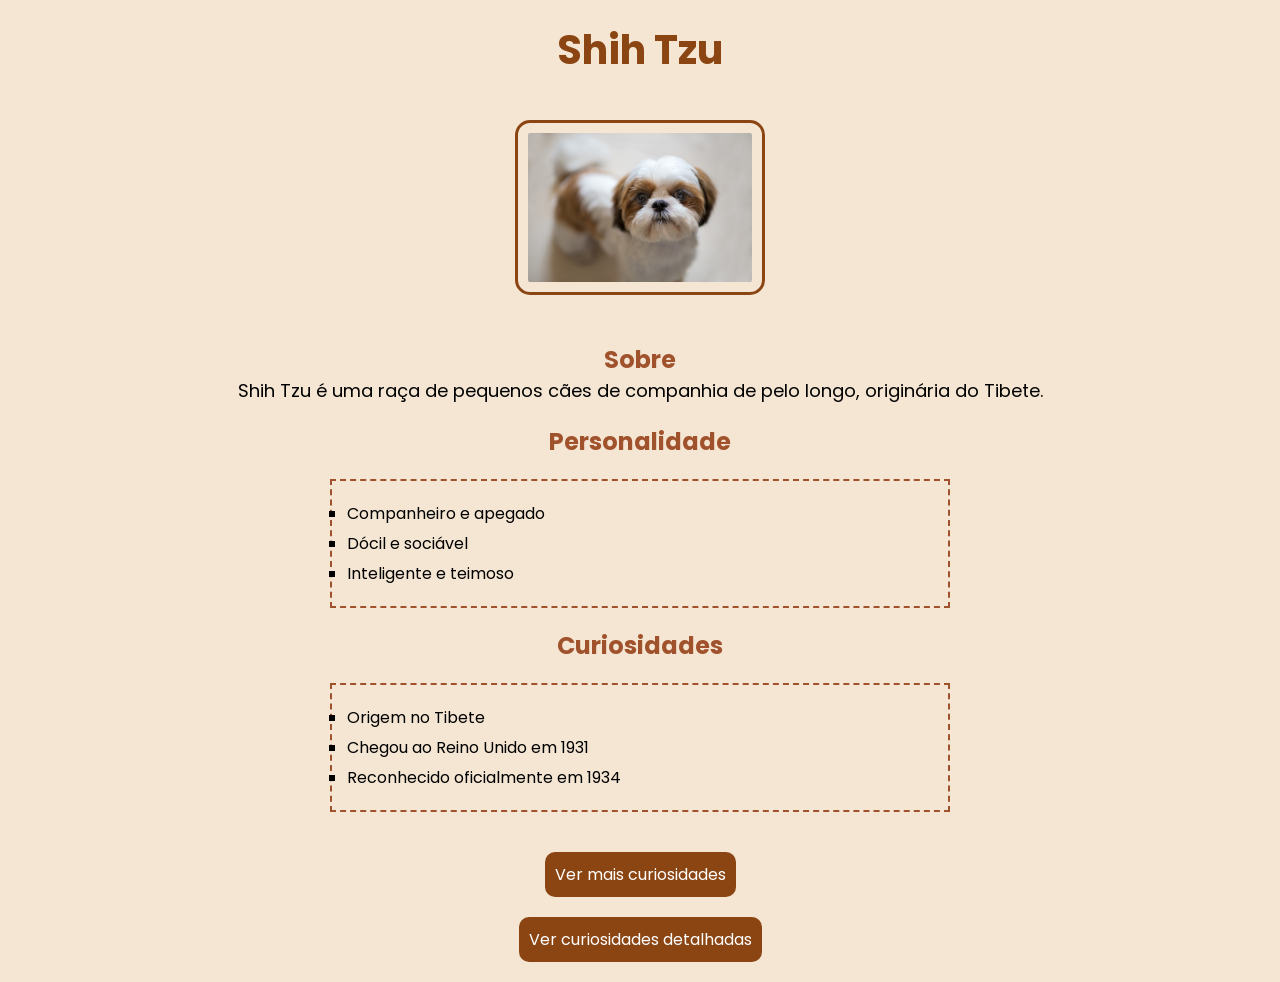
<file: ATIVIDADE2/index.html>
<!DOCTYPE html>
<html lang="pt-br">
<head>
    <meta charset="UTF-8">
    <meta name="viewport" content="width=device-width, initial-scale=1.0">
    <link rel="shortcut icon" href="shih-tzu-2.webp" type="image/x-icon">
    <!-- Google Fonts -->
    <link href="https://fonts.googleapis.com/css2?family=Poppins&display=swap" rel="stylesheet">

    <!-- Ligação com CSS -->
    <link rel="stylesheet" href="style.css">

    <title>Shih Tzu</title>
</head>

<body>

    <!-- Título principal -->
    <h1 id="titulo">Shih Tzu</h1>

    <!-- Imagem -->
    <img class="imagem" src="Cuidados-com-Shih-Tzu-Petlove.jpg" alt="Shih Tzu">

    <!-- Sobre -->
    <h2 class="subtitulo">Sobre</h2>
    <p class="texto">
        Shih Tzu é uma raça de pequenos cães de companhia de pelo longo, originária do Tibete.
    </p>

    <!-- Lista ordenada -->
    <h2 class="subtitulo">Personalidade</h2>
    <ol class="lista">
        <li>Companheiro e apegado</li>
        <li>Dócil e sociável</li>
        <li>Inteligente e teimoso</li>
    </ol>

    <!-- Lista não ordenada -->
    <h2 class="subtitulo">Curiosidades</h2>
    <ul class="lista">
        <li>Origem no Tibete</li>
        <li>Chegou ao Reino Unido em 1931</li>
        <li>Reconhecido oficialmente em 1934</li>
    </ul>

    <!-- Links -->
    <a class="link" href="https://www.petz.com.br/cachorro/racas/shih-tzu/" target="_blank">
        Ver mais curiosidades
    </a>
    <footer>
    <a class="link" href="curiosidades.html">
        Ver curiosidades detalhadas
    </a>
</footer>

</body>
</html>
</file>
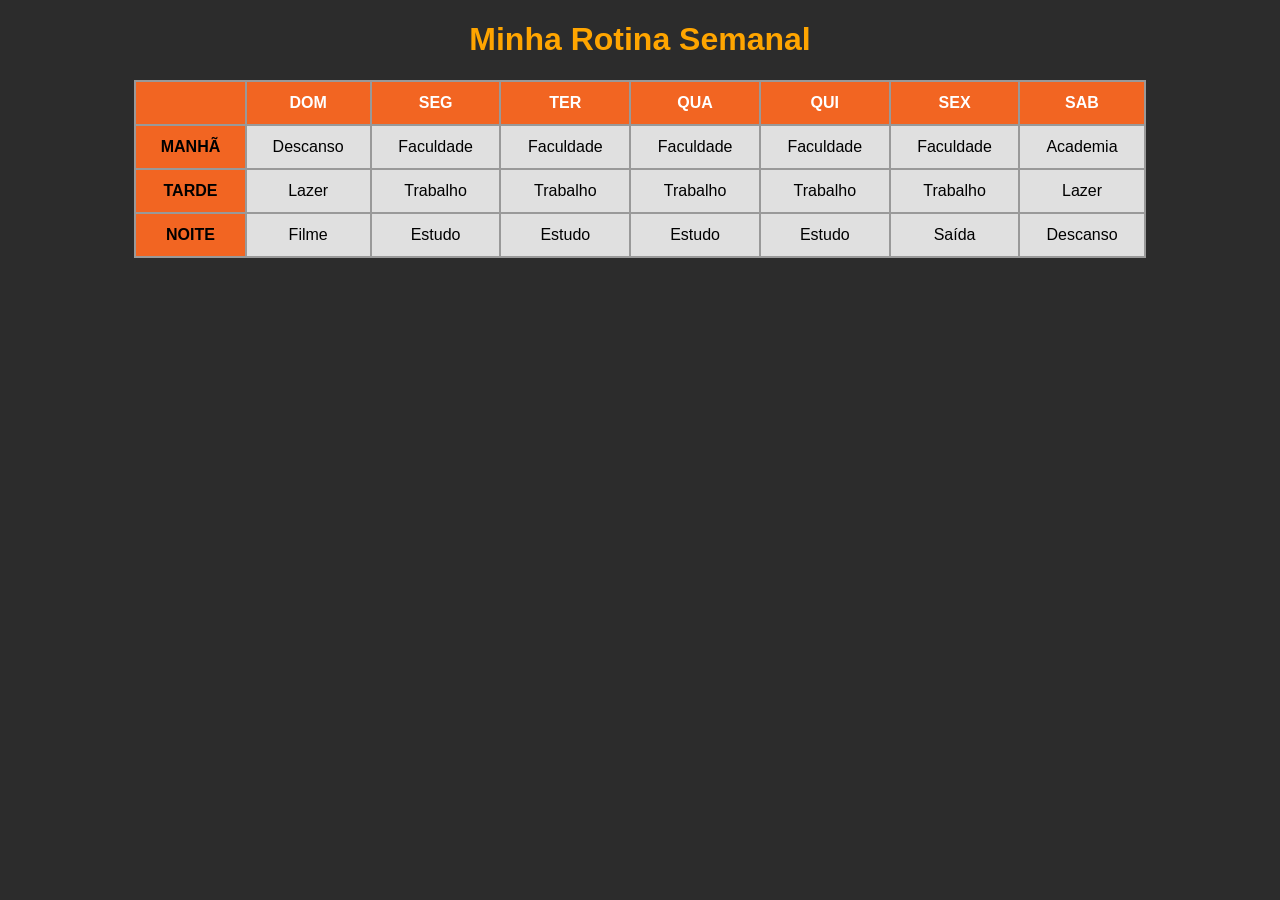
<file: atividade4/index.html>
<!DOCTYPE html>
<html lang="pt-br">
<head>
    <meta charset="UTF-8">
    <title>Rotina Semanal</title>

    <style>
        body {
            font-family: Arial, sans-serif;
            background-color: #2c2c2c;
            color: white;
            text-align: center;
        }

        h1 {
            color: orange;
        }

        table {
            margin: auto;
            border-collapse: collapse;
            width: 80%;
        }

        th, td {
            border: 2px solid #999;
            padding: 12px;
            text-align: center;
        }

        th {
            background-color: #f26522;
            color: white;
        }

        .periodo {
            background-color: #f26522;
            font-weight: bold;
        }

        td {
            background-color: #e0e0e0;
            color: black;
        }

        td:hover {
            background-color: #c7c7c7;
        }
    </style>
</head>

<body>

    <h1>Minha Rotina Semanal</h1>

    <table>
        <tr>
            <th></th>
            <th>DOM</th>
            <th>SEG</th>
            <th>TER</th>
            <th>QUA</th>
            <th>QUI</th>
            <th>SEX</th>
            <th>SAB</th>
        </tr>

        <tr>
            <td class="periodo">MANHÃ</td>
            <td>Descanso</td>
            <td>Faculdade</td>
            <td>Faculdade</td>
            <td>Faculdade</td>
            <td>Faculdade</td>
            <td>Faculdade</td>
            <td>Academia</td>
        </tr>

        <tr>
            <td class="periodo">TARDE</td>
            <td>Lazer</td>
            <td>Trabalho</td>
            <td>Trabalho</td>
            <td>Trabalho</td>
            <td>Trabalho</td>
            <td>Trabalho</td>
            <td>Lazer</td>
        </tr>

        <tr>
            <td class="periodo">NOITE</td>
            <td>Filme</td>
            <td>Estudo</td>
            <td>Estudo</td>
            <td>Estudo</td>
            <td>Estudo</td>
            <td>Saída</td>
            <td>Descanso</td>
        </tr>

    </table>

</body>
</html>
</file>
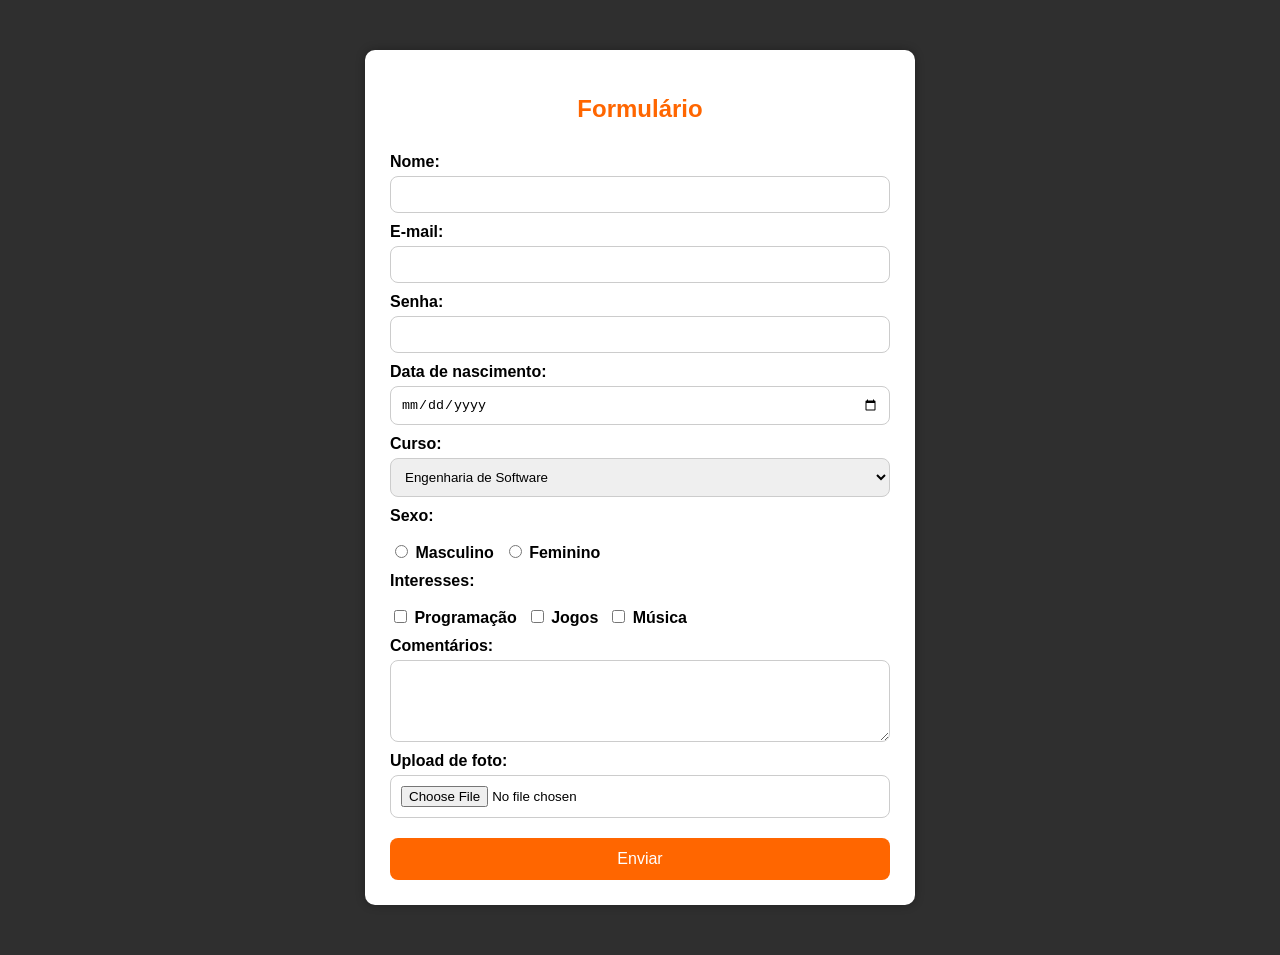
<file: atividade5/index.html>
<!DOCTYPE html>
<html lang="pt-BR">
<head>
    <meta charset="UTF-8">
    <title>Formulário</title>

    <style>
        body {
            font-family: Arial, sans-serif;
            background-color: #2f2f2f;
            margin: 0;
            padding: 0;
        }

        .container {
            max-width: 500px;
            margin: 50px auto;
            background: #ffffff;
            padding: 25px;
            border-radius: 10px;
            box-shadow: 0px 0px 10px rgba(0,0,0,0.3);
        }

        h2 {
            text-align: center;
            color: #ff6600;
        }

        form {
            display: flex;
            flex-direction: column;
        }

        label {
            margin-top: 10px;
            font-weight: bold;
        }

        input, select, textarea {
            padding: 10px;
            margin-top: 5px;
            border-radius: 8px;
            border: 1px solid #ccc;
            outline: none;
            transition: 0.3s;
        }

        /* Efeito focus */
        input:focus, select:focus, textarea:focus {
            border-color: #ff6600;
            box-shadow: 0 0 5px #ff6600;
        }

        .radio-group, .checkbox-group {
            display: flex;
            gap: 10px;
            margin-top: 5px;
        }

        button {
            margin-top: 20px;
            padding: 12px;
            border: none;
            border-radius: 8px;
            background-color: #ff6600;
            color: white;
            font-size: 16px;
            cursor: pointer;
            transition: 0.3s;
        }

        /* Hover no botão */
        button:hover {
            background-color: #cc5200;
        }

        /* Responsividade */
        @media (max-width: 600px) {
            .container {
                margin: 20px;
                padding: 15px;
            }
        }

    </style>
</head>

<body>

<div class="container">
    <h2>Formulário</h2>

    <form>

        <label>Nome:</label>
        <input type="text" required>

        <label>E-mail:</label>
        <input type="email" required>

        <label>Senha:</label>
        <input type="password" required>

        <label>Data de nascimento:</label>
        <input type="date">

        <label>Curso:</label>
        <select>
            <option>Engenharia de Software</option>
            <option>Direito</option>
            <option>Administração</option>
        </select>

        <label>Sexo:</label>
        <div class="radio-group">
            <label><input type="radio" name="sexo"> Masculino</label>
            <label><input type="radio" name="sexo"> Feminino</label>
        </div>

        <label>Interesses:</label>
        <div class="checkbox-group">
            <label><input type="checkbox"> Programação</label>
            <label><input type="checkbox"> Jogos</label>
            <label><input type="checkbox"> Música</label>
        </div>

        <label>Comentários:</label>
        <textarea rows="4"></textarea>

        <label>Upload de foto:</label>
        <input type="file">

        <button type="submit">Enviar</button>

    </form>
</div>

</body>
</html>
</file>
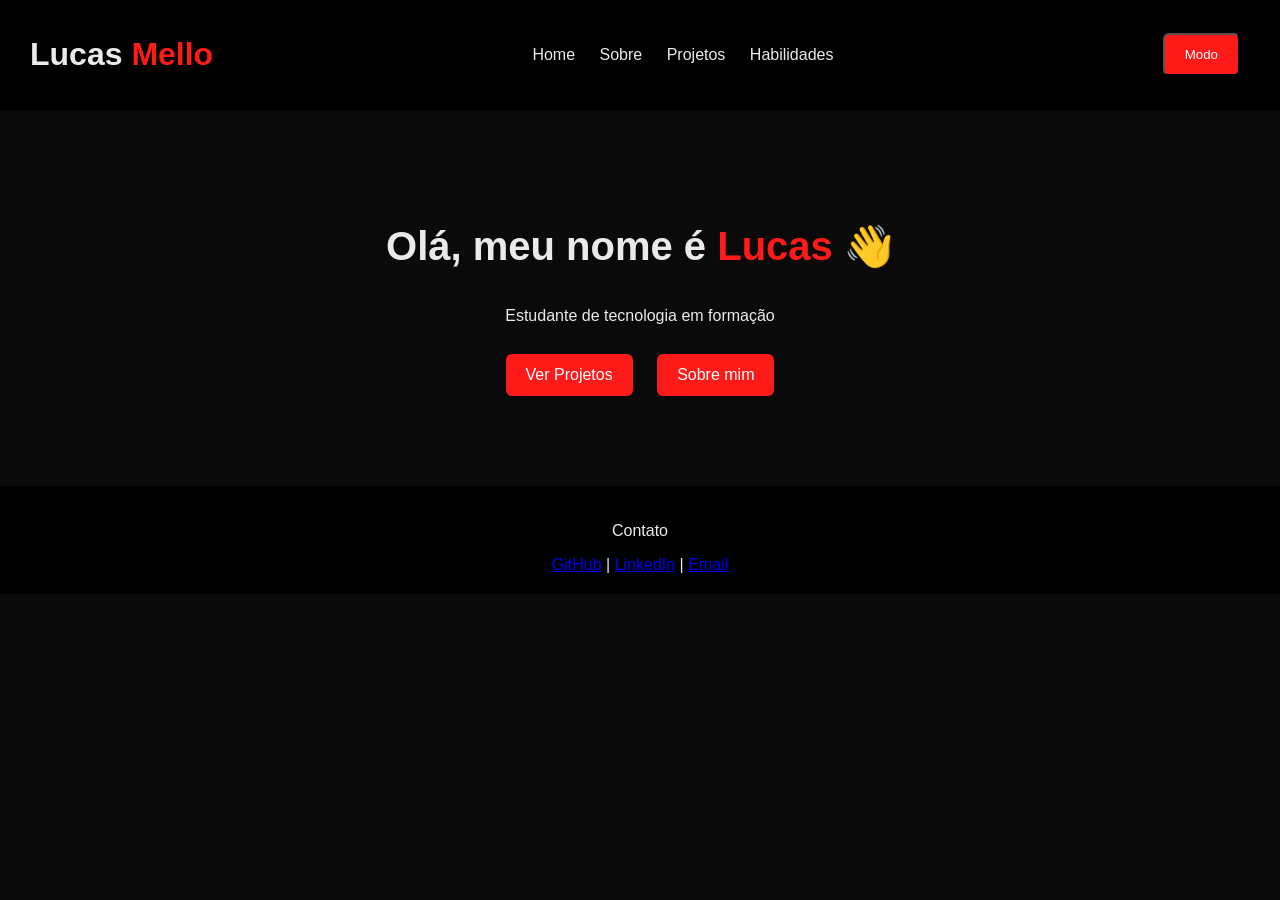
<file: atividadefinal/index.html>
<!DOCTYPE html>
<html lang="pt-br">
<head>
<meta charset="UTF-8">
<meta name="viewport" content="width=device-width, initial-scale=1.0">
<title>Portfólio - Lucas</title>
<link rel="stylesheet" href="style.css">
</head>

<body>

<header>
  <h1>Lucas <span style="color:#ff1a1a;">Mello</span></h1>

  <nav>
    <a href="index.html">Home</a>
    <a href="sobre.html">Sobre</a>
    <a href="projetos.html">Projetos</a>
    <a href="habilidades.html">Habilidades</a>
  </nav>

<button class="btn" onclick="toggleDark()">Modo</button>
</header>

<main class="hero fade-in">
  <h2>Olá, meu nome é <span>Lucas</span> 👋</h2>
  <p>Estudante de tecnologia em formação</p>

  <a href="projetos.html" class="btn">Ver Projetos</a>
  <a href="sobre.html" class="btn">Sobre mim</a>
</main>

<footer>
<p>Contato</p>
  <a href="https://github.com/Ludroid123" target="_blank">GitHub</a> |
  <a href="https://www.linkedin.com/in/lucas-mello-5a5475347?utm_source=share_via&utm_content=profile&utm_medium=member_android" target="_blank">LinkedIn</a> |
  <a href="mailto:lucasmello@edu.unifil.br">Email</a>
</footer>

<script src="script.js"></script>
</body>
</html>
</file>
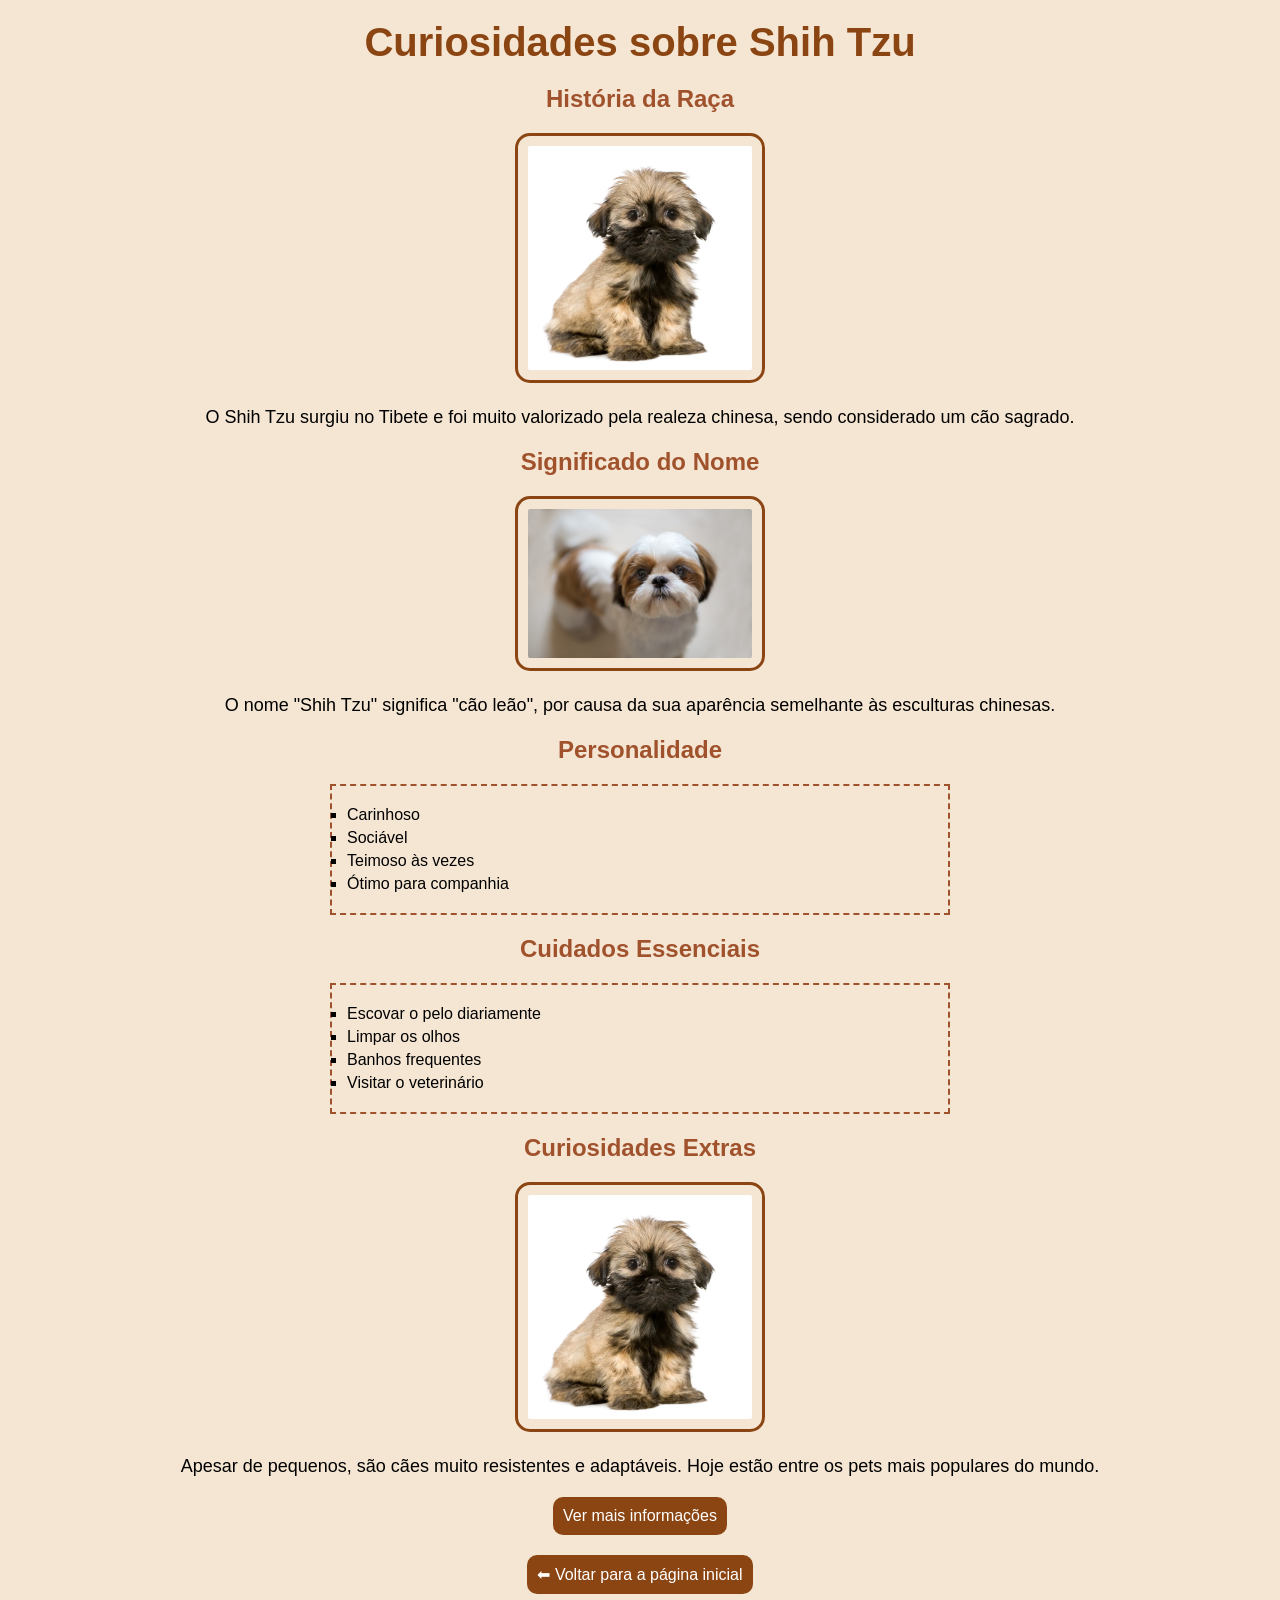
<file: ATIVIDADE2/curiosidades.html>
<!DOCTYPE html>
<html lang="pt-br">
<head>
    <meta charset="UTF-8">
    <meta name="viewport" content="width=device-width, initial-scale=1.0">
    <link rel="shortcut icon" href="shih-tzu-2.webp" type="image/x-icon">
    <link rel="stylesheet" href="style.css">

    <title>Curiosidades sobre Shih Tzu</title>
</head>

<body>

    <header>
        <h1 id="titulo">Curiosidades sobre Shih Tzu</h1>
    </header>

    <main>

        <!-- História -->
        <section>
            <h2 class="subtitulo">História da Raça</h2>
            <img class="imagem" src="Shih Tzu filhote.webp" alt="Filhote de Shih Tzu">
            <p class="texto">
                O Shih Tzu surgiu no Tibete e foi muito valorizado pela realeza chinesa,
                sendo considerado um cão sagrado.
            </p>
        </section>

        <!-- Nome -->
        <section>
            <h2 class="subtitulo">Significado do Nome</h2>
            <img class="imagem" src="Cuidados-com-Shih-Tzu-Petlove.jpg" alt="Shih Tzu adulto">
            <p class="texto">
                O nome "Shih Tzu" significa "cão leão", por causa da sua aparência semelhante
                às esculturas chinesas.
            </p>
        </section>

        <!-- Personalidade -->
        <section>
            <h2 class="subtitulo">Personalidade</h2>
            <ul class="lista">
                <li>Carinhoso</li>
                <li>Sociável</li>
                <li>Teimoso às vezes</li>
                <li>Ótimo para companhia</li>
            </ul>
        </section>

        <!-- Cuidados -->
        <section>
            <h2 class="subtitulo">Cuidados Essenciais</h2>
            <ol class="lista">
                <li>Escovar o pelo diariamente</li>
                <li>Limpar os olhos</li>
                <li>Banhos frequentes</li>
                <li>Visitar o veterinário</li>
            </ol>
        </section>

        <!-- Extra -->
        <section>
            <h2 class="subtitulo">Curiosidades Extras</h2>
            <img class="imagem" src="Shih Tzu filhote.webp" alt="Outro Shih Tzu">
            <p class="texto">
                Apesar de pequenos, são cães muito resistentes e adaptáveis.
                Hoje estão entre os pets mais populares do mundo.
            </p>
        </section>

        <!-- Link externo -->
        <section>
            <a class="link" href="https://www.petz.com.br/cachorro/racas/shih-tzu/" target="_blank">
                Ver mais informações
            </a>
        </section>

    </main>

    <footer>
        <a class="link" href="index.html">
            ⬅ Voltar para a página inicial
        </a>
    </footer>

</body>
</html>
</file>
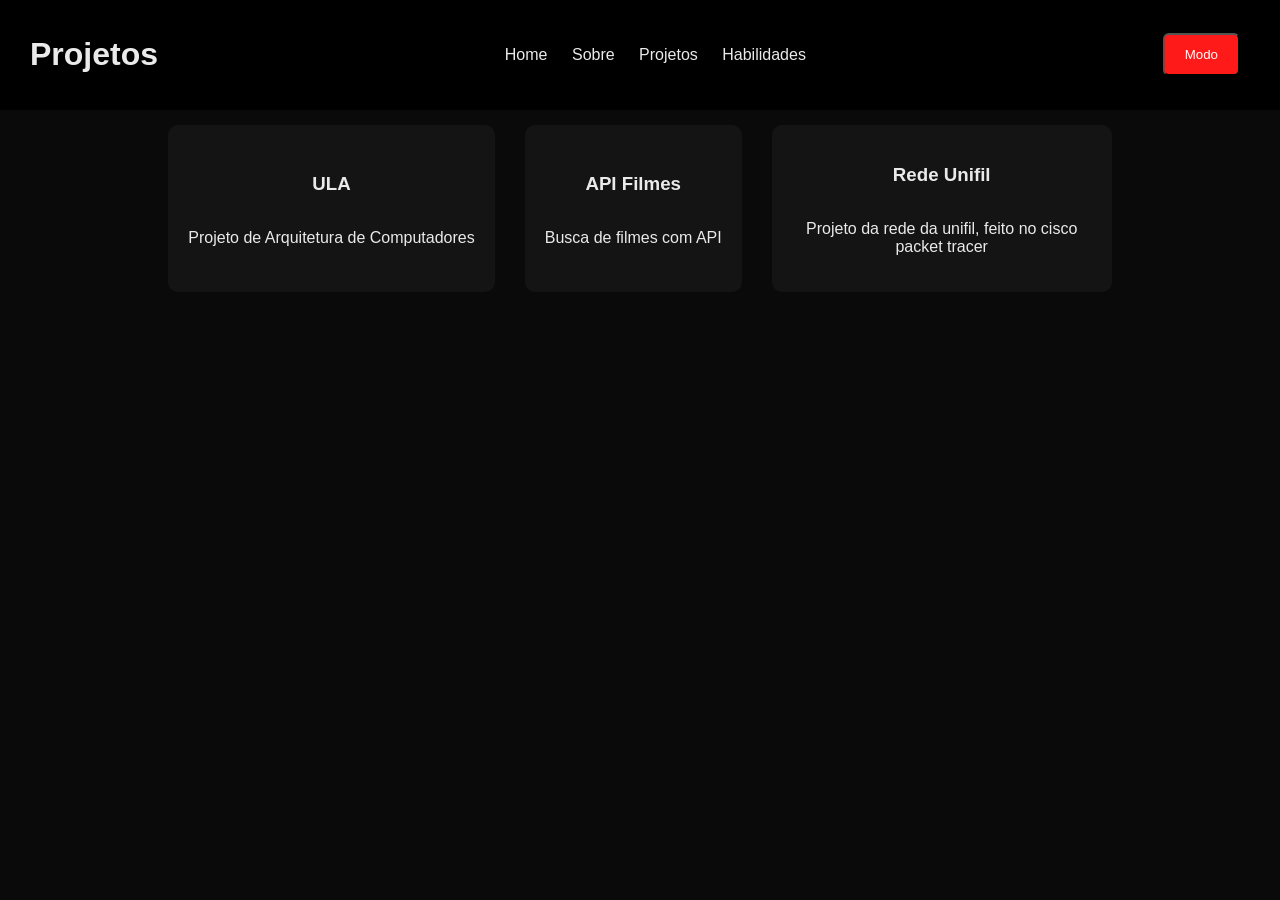
<file: atividadefinal/projetos.html>
<!DOCTYPE html>
<html lang="pt-br">
<head>
<meta charset="UTF-8">
<meta name="viewport" content="width=device-width, initial-scale=1.0">
<title>Projetos</title>
<link rel="stylesheet" href="style.css">
</head>

<body>

<header>
  <h1>Projetos</h1>

  <nav>
    <a href="index.html">Home</a>
    <a href="sobre.html">Sobre</a>
    <a href="projetos.html">Projetos</a>
    <a href="habilidades.html">Habilidades</a>
  </nav>

  <button class="btn" onclick="toggleDark()">Modo</button>
</header>

<main class="grid fade-in">

  <div class="card">
    <h3>ULA</h3>
    <p>Projeto de Arquitetura de Computadores</p>
  </div>

  <div class="card">
    <h3>API Filmes</h3>
    <p>Busca de filmes com API</p>
  </div>

  <div class="card">
    <h3>Rede Unifil</h3>
    <p>Projeto da rede da unifil, feito no cisco packet tracer</p>
  </div>
</main>

<script src="script.js"></script>
</body>
</html>
</file>
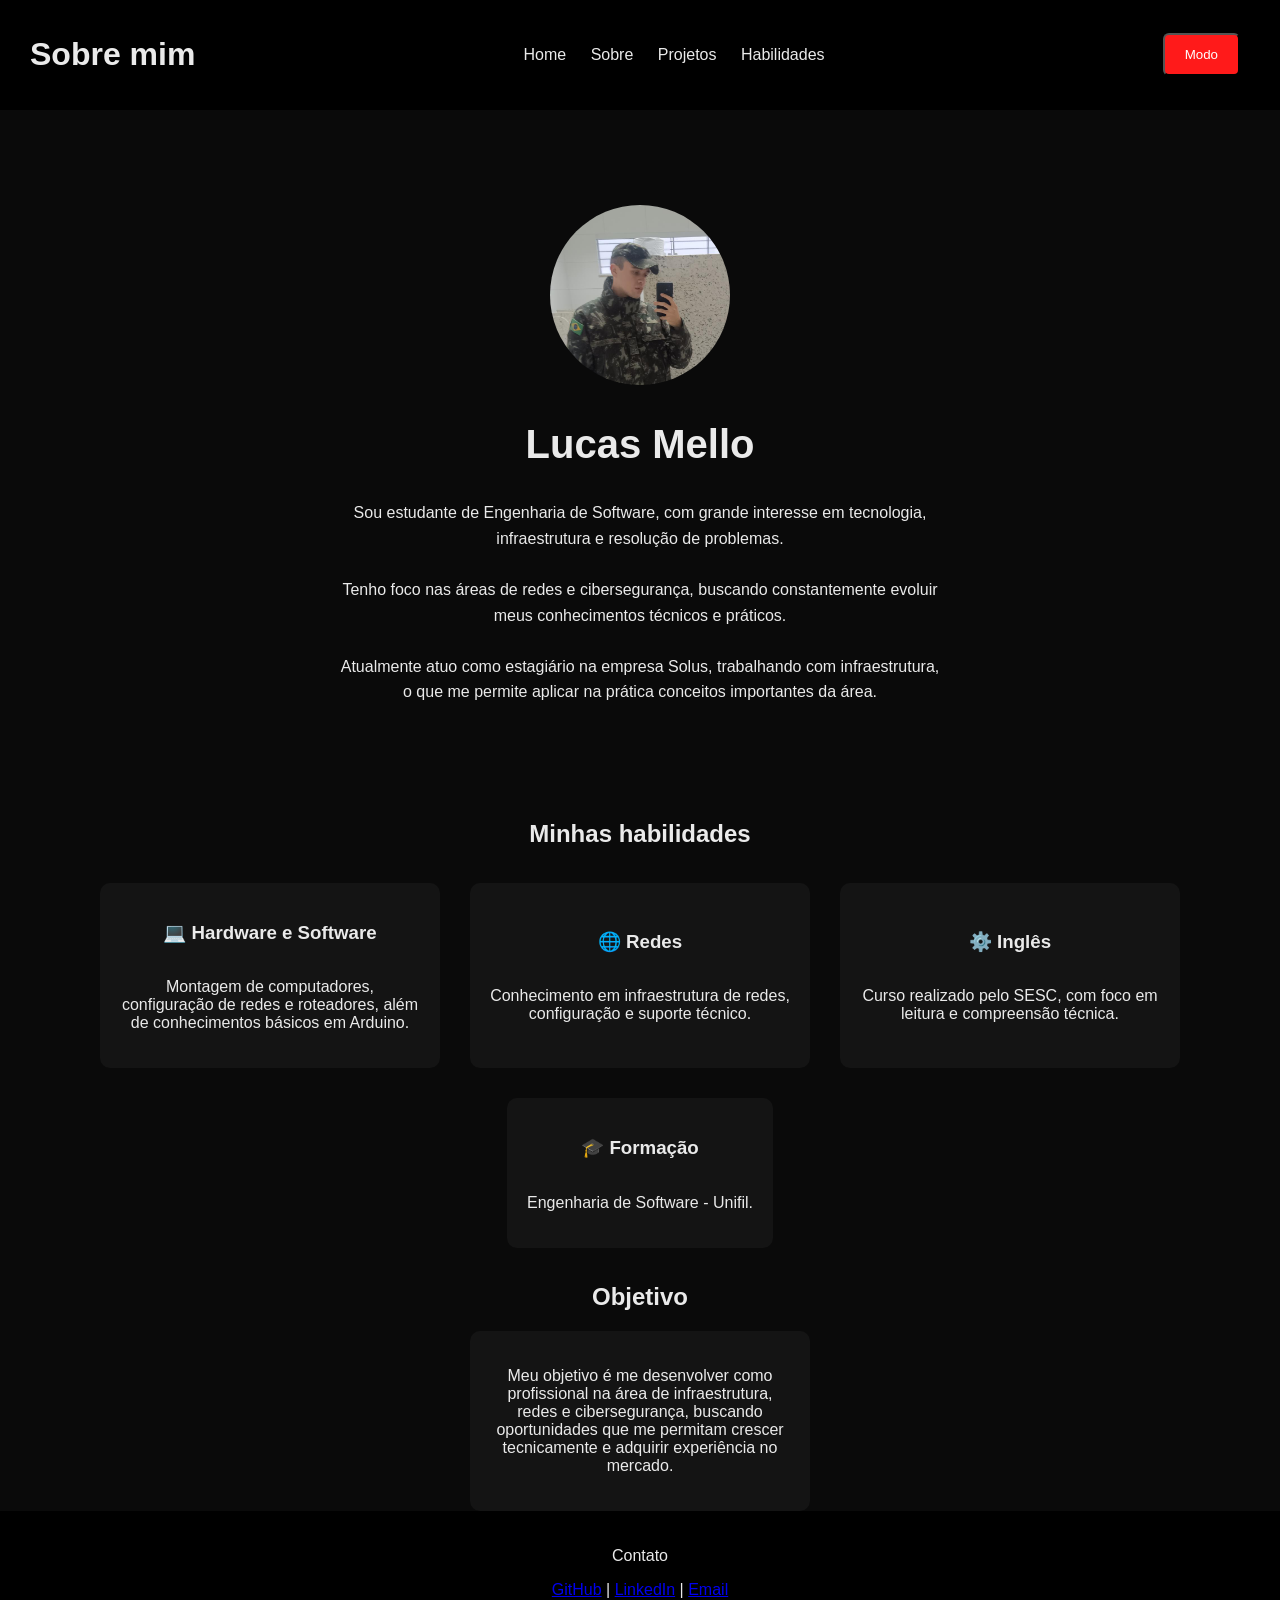
<file: atividadefinal/sobre.html>
<!DOCTYPE html>
<html lang="pt-br">
<head>
  <meta charset="UTF-8">
  <meta name="viewport" content="width=device-width, initial-scale=1.0">
  <title>Sobre mim</title>
  <link rel="stylesheet" href="style.css">
</head>

<body>

<header>
  <h1>Sobre mim</h1>

  <nav>
    <a href="index.html">Home</a>
    <a href="sobre.html">Sobre</a>
    <a href="projetos.html">Projetos</a>
    <a href="habilidades.html">Habilidades</a>
  </nav>

  <button class="btn" id="modoBtn">Modo</button>
</header>

<main class="fade-in">

  <!-- APRESENTAÇÃO -->
  <section class="hero">
    <img src="./foto.png" alt="Foto de Lucas Mello">
    <h2>Lucas Mello</h2>

    <p>
      Sou estudante de Engenharia de Software, com grande interesse em tecnologia, infraestrutura e resolução de problemas.<br><br>

      Tenho foco nas áreas de redes e cibersegurança, buscando constantemente evoluir meus conhecimentos técnicos e práticos.<br><br>

      Atualmente atuo como estagiário na empresa Solus, trabalhando com infraestrutura, o que me permite aplicar na prática conceitos importantes da área.
    </p>
  </section>

  <!-- HABILIDADES -->
  <section>
    <h2 style="text-align:center;">Minhas habilidades</h2>

    <div class="grid">

      <div class="card">
        <h3>💻 Hardware e Software</h3>
        <p>Montagem de computadores, configuração de redes e roteadores, além de conhecimentos básicos em Arduino.</p>
      </div>

      <div class="card">
        <h3>🌐 Redes</h3>
        <p>Conhecimento em infraestrutura de redes, configuração e suporte técnico.</p>
      </div>

      <div class="card">
        <h3>⚙️ Inglês</h3>
        <p>Curso realizado pelo SESC, com foco em leitura e compreensão técnica.</p>
      </div>

      <div class="card">
        <h3>🎓 Formação</h3>
        <p>Engenharia de Software - Unifil.</p>
      </div>

    </div>
  </section>

  <!-- OBJETIVO -->
  <section>
    <h2 style="text-align:center;">Objetivo</h2>

    <div class="card" style="margin:auto;">
      <p>
        Meu objetivo é me desenvolver como profissional na área de infraestrutura, redes e cibersegurança,
        buscando oportunidades que me permitam crescer tecnicamente e adquirir experiência no mercado.
      </p>
    </div>
  </section>

</main>

<footer>
  <p>Contato</p>
  <a href="https://github.com/Ludroid123" target="_blank">GitHub</a> |
  <a href="https://www.linkedin.com/in/lucas-mello-5a5475347" target="_blank">LinkedIn</a> |
  <a href="mailto:lucasmello@edu.unifil.br">Email</a>
</footer>

<script src="script.js"></script>
</body>
</html>
</file>
<file: ATIVIDADE2/style.css>
/* Reset */
* {
    margin: 0;
    padding: 0;
    box-sizing: border-box;
}

/* Corpo */
body {
    background-color: #f5e6d3;
    font-family: 'Poppins', sans-serif;
    text-align: center;
    padding: 20px;
}

/* ID */
#titulo {
    color: #8b4513;
    font-size: 40px;
    margin-bottom: 20px;
}

/* Classe */
.subtitulo {
    color: #a0522d;
    margin-top: 20px;
}

/* Texto */
.texto {
    font-size: 18px;
}

/* Imagem */
.imagem {
    width: 250px;
    margin: 20px;
    padding: 10px;
    border: 3px solid #8b4513;
    border-radius: 15px;
}

/* Lista */
.lista {
    list-style-type: square;
    margin: 20px auto;
    width: 50%;
    text-align: left;
    padding: 15px;
    border: 2px dashed #a0522d;
}

/* Tag */
li {
    margin: 5px 0;
}

/* Link */
.link {
    display: inline-block;
    margin-top: 20px;
    text-decoration: none;
    color: white;
    background-color: #8b4513;
    padding: 10px;
    border-radius: 10px;
}

/* Hover */
.link:hover {
    background-color: #a0522d;
}
</file>
<file: atividadefinal/style.css>
/* =======================
   VARIÁVEIS (DARK PADRÃO)
======================= */
:root {
  --bg: #0a0a0a;
  --text: #eaeaea;
  --card: #141414;
  --header: #000000;
  --primary: #ff1a1a;
}

/* =======================
   LIGHT MODE
======================= */
body.light {
  --bg: #f5f5f5;
  --text: #1a1a1a;
  --card: #ffffff;
  --header: #ffffff;
  --primary: #cc0000;
}

/* =======================
   GLOBAL
======================= */
body {
  margin: 0;
  font-family: 'Segoe UI', sans-serif;
  background: var(--bg);
  color: var(--text);
  transition: 0.3s;
}

/* =======================
   HEADER
======================= */
header {
  background: var(--header);
  padding: 15px 30px;
  display: flex;
  justify-content: space-between;
  align-items: center;
}

/* =======================
   NAV
======================= */
nav a {
  color: var(--text);
  margin: 0 10px;
  text-decoration: none;
  position: relative;
}

/* efeito underline animado */
nav a::after {
  content: "";
  width: 0;
  height: 2px;
  background: var(--primary);
  position: absolute;
  left: 0;
  bottom: -5px;
  transition: 0.3s;
}

nav a:hover::after {
  width: 100%;
}

/* =======================
   HERO (HOME)
======================= */
.hero {
  text-align: center;
  padding: 80px 20px;
}

.hero h2 {
  font-size: 2.5rem;
}

.hero span {
  color: var(--primary);
}

.hero p {
  max-width: 600px;     /* limita largura */
  margin: 15px auto;    /* centraliza */
  font-size: 1rem;      /* tamanho equilibrado */
  line-height: 1.6;     /* melhora leitura */
}

/* =======================
   BOTÕES
======================= */
.btn {
  display: inline-block;
  background: var(--primary);
  padding: 12px 20px;
  color: white;
  text-decoration: none;
  border-radius: 6px;
  margin: 10px;
  transition: 0.3s;
  cursor: pointer;
}

.btn:hover {
  transform: scale(1.05);
  background: #990000;
}

/* =======================
   CARDS
======================= */
.card {
  text-align: center;
  display: flex;
  flex-direction: column;
  align-items: center;
  justify-content: center;
  background: var(--card);
  padding: 20px;
  margin: 15px;
  border-radius: 10px;
  transition: 0.3s;
  max-width: 300px;
}

.card:hover {
  transform: translateY(-5px);
  box-shadow: 0 0 15px rgba(255, 0, 0, 0.3);
}

/* sombra no modo claro */
body.light .card {
  box-shadow: 0 0 10px rgba(0,0,0,0.1);
}

/* =======================
   GRID (PROJETOS)
======================= */
.grid {
  display: flex;
  flex-wrap: wrap;
  justify-content: center;
}

/* =======================
   IMAGEM (SOBRE)
======================= */
img {
  width: 180px;
  border-radius: 50%;
  margin-top: 15px;
}

/* =======================
   FOOTER
======================= */
footer {
  text-align: center;
  padding: 20px;
  background: var(--header);
}

/* =======================
   ANIMAÇÃO
======================= */
.fade-in {
  animation: fade 1s ease-in;
}

@keyframes fade {
  from {
    opacity: 0;
    transform: translateY(15px);
  }
  to {
    opacity: 1;
    transform: translateY(0);
  }
}

/* =======================
   RESPONSIVO
======================= */
@media (max-width: 600px) {
  header {
    flex-direction: column;
  }

  nav {
    margin-top: 10px;
  }

  .hero h2 {
    font-size: 1.8rem;
  }

  .card {
    width: 90%;
  }
}
/* =======================
   RESPONSIVO MELHORADO
======================= */
@media (max-width: 768px) {

  /* HEADER */
  header {
    flex-direction: column;
    gap: 10px;
    text-align: center;
  }

  nav {
    display: flex;
    flex-direction: column;
    gap: 5px;
  }

  /* HERO */
  .hero {
    padding: 50px 15px;
  }

  .hero h2 {
    font-size: 1.8rem;
  }

  /* BOTÕES */
  .btn {
    width: 80%;
    max-width: 250px;
  }

  /* GRID */
  .grid {
    flex-direction: column;
    align-items: center;
  }

  /* CARDS */
  .card {
    width: 90%;
  }

  /* IMAGEM */
  img {
    width: 140px;
  }
}
i {
  font-size: 24px;
  margin-right: 8px;
  vertical-align: middle;
}
</file>
